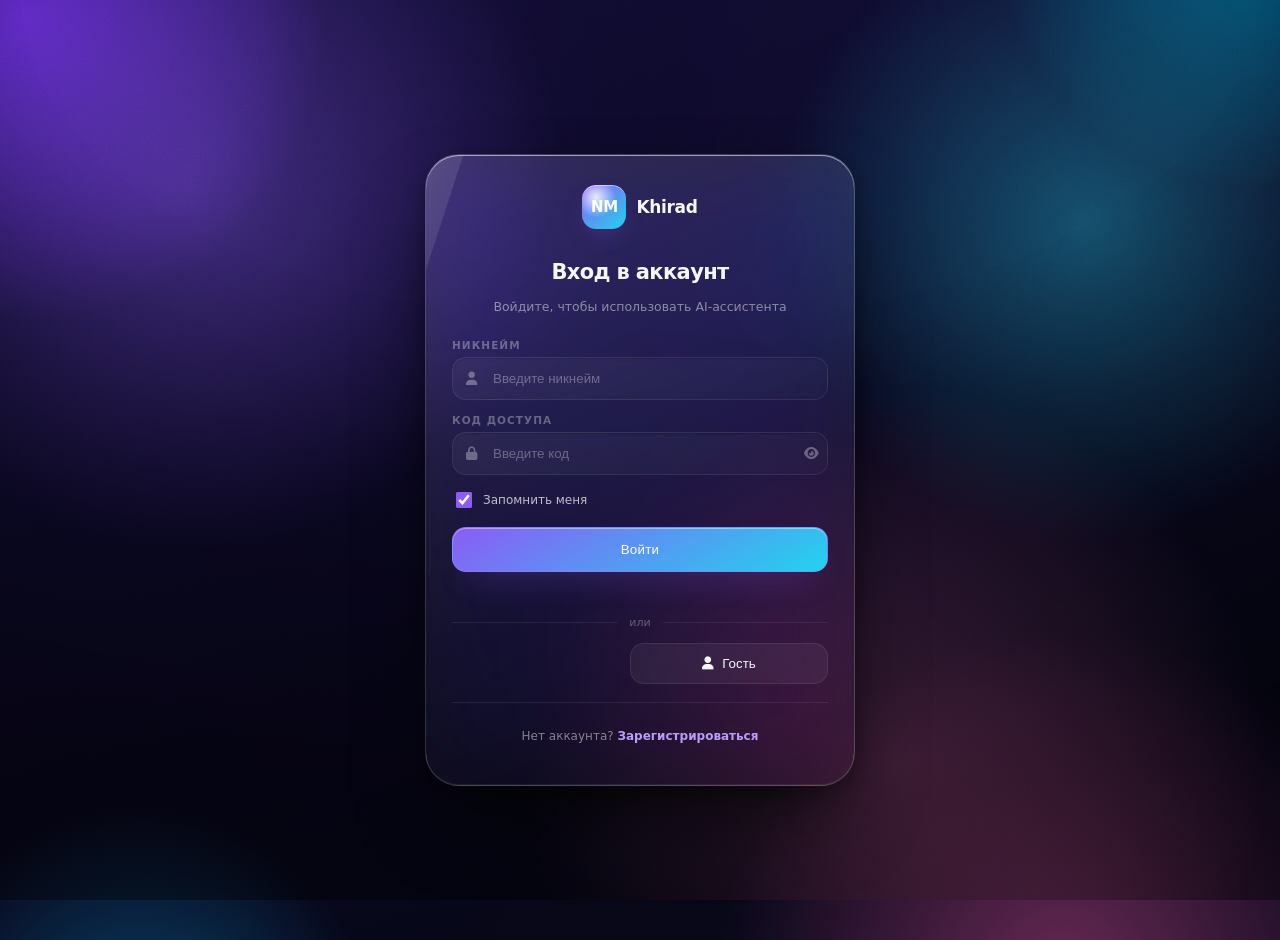
<file: templates/auth.html>
<!DOCTYPE html>
<html lang="ru">
<head>
    <meta charset="UTF-8">
    <meta name="viewport" content="width=device-width, initial-scale=1.0, maximum-scale=1.0, user-scalable=yes">
    <title>Khirad — Вход</title>
    <link rel="stylesheet" href="https://cdnjs.cloudflare.com/ajax/libs/font-awesome/6.5.1/css/all.min.css">
    <link rel="stylesheet" href="/static/liquid-glass.css">
    <style>
        /* ═══ ОКНО ВХОДА · LIQUID GLASS ═══ */
        body {
            min-height: 100vh;
            display: flex; align-items: center; justify-content: center;
            padding: 20px;
        }

        .bg-mesh {
            position: fixed; inset: 0; z-index: -1; pointer-events: none;
            background:
                radial-gradient(45vmax 45vmax at 15% 20%, color-mix(in srgb, var(--accent) 40%, transparent), transparent 65%),
                radial-gradient(40vmax 40vmax at 85% 25%, color-mix(in srgb, var(--accent-2) 34%, transparent), transparent 62%),
                radial-gradient(46vmax 46vmax at 70% 85%, color-mix(in srgb, var(--accent-3) 30%, transparent), transparent 64%);
            animation: mesh-drift 34s var(--ease) infinite alternate;
        }
        @keyframes mesh-drift {
            from { transform: translate3d(0,0,0) scale(1.02); }
            to   { transform: translate3d(-2%, 3%, 0) scale(1.1); }
        }

        .auth-modal { width: 100%; max-width: 430px; }

        .auth-modal__container {
            position: relative;
            padding: 30px 26px;
            border-radius: var(--r-xl);
            background: linear-gradient(158deg, var(--glass-fill-strong), var(--glass-fill) 62%, rgba(255,255,255,.02));
            -webkit-backdrop-filter: blur(var(--glass-blur-lg)) saturate(190%);
            backdrop-filter: blur(var(--glass-blur-lg)) saturate(190%);
            border: 1px solid var(--glass-border);
            box-shadow: var(--glass-shadow-lg), var(--glass-inset);
            overflow: hidden;
            animation: card-in .7s var(--ease-out) both;
        }
        @keyframes card-in {
            from { opacity: 0; transform: translateY(26px) scale(.96); }
            to   { opacity: 1; transform: none; }
        }
        /* Бегущий блик по стеклу карточки */
        .auth-modal__container::after {
            content: "";
            position: absolute; top: -60%; left: -70%;
            width: 55%; height: 220%;
            background: linear-gradient(100deg, transparent, rgba(255,255,255,.14), transparent);
            transform: skewX(-18deg);
            animation: glass-sheen 7s var(--ease) infinite;
            pointer-events: none;
        }
        @keyframes glass-sheen {
            0%, 62% { left: -70%; }
            100%    { left: 140%; }
        }

        .auth-form { display: none; position: relative; z-index: 1; }
        .auth-form.active { display: block; animation: lg-fade-in .45s var(--ease-out) both; }

        .auth-form__header { text-align: center; margin-bottom: 22px; }
        .auth-form__logo {
            display: inline-flex; align-items: center; gap: 10px;
            margin-bottom: 14px;
            font-size: 17px; font-weight: 800; letter-spacing: -.02em;
        }
        .auth-form__logo-icon {
            width: 44px; height: 44px; border-radius: 14px;
            display: grid; place-items: center;
            font-size: 15px; font-weight: 900; color: #fff;
            background: radial-gradient(circle at 32% 28%, rgba(255,255,255,.85), transparent 46%),
                        linear-gradient(140deg, var(--accent), var(--accent-2));
            box-shadow: 0 10px 26px -10px var(--accent-glow), inset 0 1px 0 rgba(255,255,255,.5);
            animation: orb-breathe 5s var(--ease) infinite;
        }
        @keyframes orb-breathe {
            0%, 100% { transform: scale(1); }
            50%      { transform: scale(1.05); }
        }
        .auth-form__header h2 { font-size: 21px; letter-spacing: -.03em; margin-bottom: 6px; }
        .auth-form__header p { font-size: 12.5px; color: var(--text-3); line-height: 1.6; }

        .auth-form__group { margin-bottom: 14px; }
        .auth-form__group label {
            display: block; margin-bottom: 6px;
            font-size: 10.5px; font-weight: 800; letter-spacing: .1em; text-transform: uppercase;
            color: var(--text-4);
        }
        .auth-form__input-wrap { position: relative; display: flex; align-items: center; }
        .auth-form__input-wrap i {
            position: absolute; left: 14px; font-size: 13px; color: var(--text-4);
            font-style: normal; pointer-events: none;
        }
        .auth-form__input-wrap input,
        .auth-form__group > input {
            width: 100%;
            padding: 13px 15px 13px 40px;
            font: 500 13.5px/1.4 inherit;
            color: var(--text-1);
            background: linear-gradient(160deg, var(--glass-fill), rgba(255,255,255,.02));
            border: 1px solid var(--glass-border-soft);
            border-radius: var(--r-sm);
            outline: none;
            box-shadow: inset 0 1px 2px rgba(0,0,0,.16);
            transition: border-color var(--t) var(--ease), box-shadow var(--t) var(--ease);
        }
        .auth-form__group > input { padding-left: 15px; }
        .auth-form__input-wrap input:focus,
        .auth-form__group > input:focus {
            border-color: color-mix(in srgb, var(--accent) 60%, transparent);
            box-shadow: 0 0 0 3px var(--accent-soft), inset 0 1px 2px rgba(0,0,0,.12);
        }
        .auth-form__input-wrap input::placeholder,
        .auth-form__group > input::placeholder { color: var(--text-4); }

        .auth-form__toggle-password {
            position: absolute; right: 8px;
            width: 30px; height: 30px; border-radius: 50%;
            display: grid; place-items: center;
            background: transparent; border: none; cursor: pointer;
            color: var(--text-4); font-size: 13px;
            transition: color var(--t) var(--ease), background var(--t) var(--ease);
        }
        .auth-form__toggle-password:hover { color: var(--text-1); background: var(--glass-fill); }

        .auth-form__row { display: flex; align-items: center; justify-content: space-between; margin-bottom: 16px; }
        .auth-form__checkbox {
            display: inline-flex; align-items: center; gap: 8px;
            font-size: 12px; color: var(--text-2); cursor: pointer;
        }
        .auth-form__checkbox input {
            width: 16px; height: 16px; accent-color: var(--accent); cursor: pointer;
        }

        .auth-form__submit {
            width: 100%; padding: 14px;
            font: 800 13.5px/1 inherit; letter-spacing: .02em;
            color: var(--on-accent); cursor: pointer;
            background: linear-gradient(150deg, var(--accent), var(--accent-2));
            border: 1px solid color-mix(in srgb, var(--accent) 45%, rgba(255,255,255,.2));
            border-radius: var(--r-sm);
            box-shadow: 0 16px 34px -16px var(--accent-glow), inset 0 1px 0 rgba(255,255,255,.4);
            transition: transform var(--t-fast) var(--ease-spring), filter var(--t) var(--ease);
        }
        .auth-form__submit:hover { filter: brightness(1.08); transform: translateY(-1px); }
        .auth-form__submit:active { transform: scale(.985); }

        .auth-error { min-height: 16px; margin: 10px 0 0; font-size: 11.5px; color: var(--err); text-align: center; }

        .auth-form__divider {
            display: flex; align-items: center; gap: 12px;
            margin: 18px 0 14px; color: var(--text-4); font-size: 11px;
        }
        .auth-form__divider::before, .auth-form__divider::after {
            content: ""; flex: 1; height: 1px; background: var(--glass-border-soft);
        }

        .auth-form__social { display: flex; gap: 10px; align-items: center; }
        .auth-form__social-btn {
            flex: 1; display: inline-flex; align-items: center; justify-content: center; gap: 8px;
            padding: 12px 14px; font: 700 12.5px/1 inherit; cursor: pointer;
            color: var(--text-1);
            background: var(--glass-fill);
            border: 1px solid var(--glass-border-soft);
            border-radius: var(--r-sm);
            transition: background var(--t) var(--ease), transform var(--t-fast) var(--ease-spring);
        }
        .auth-form__social-btn:hover { background: var(--glass-fill-2); transform: translateY(-1px); }

        .auth-form__footer {
            margin-top: 18px; padding-top: 14px;
            border-top: 1px solid var(--glass-border-soft);
            text-align: center; font-size: 12px; color: var(--text-3);
        }
        .auth-form__footer a {
            color: color-mix(in srgb, var(--accent) 60%, white);
            font-weight: 700; cursor: pointer; text-decoration: none;
        }
        html[data-glass-theme="light"] .auth-form__footer a { color: var(--accent); }
        .auth-form__footer a:hover { text-decoration: underline; }

        .auth-theme-row { display: flex; justify-content: center; gap: 6px; margin-top: 16px; }
        .auth-theme-row button {
            width: 26px; height: 26px; border-radius: 50%; cursor: pointer;
            border: 1px solid var(--glass-border-soft);
            background: var(--glass-fill);
            transition: transform var(--t-fast) var(--ease-spring), border-color var(--t) var(--ease);
        }
        .auth-theme-row button:hover { transform: scale(1.12); border-color: var(--glass-border); }
        .auth-theme-row button.t-aurora   { background: linear-gradient(140deg, #7c3aed, #22d3ee); }
        .auth-theme-row button.t-midnight { background: linear-gradient(140deg, #0ea5e9, #2dd4bf); }
        .auth-theme-row button.t-sunset   { background: linear-gradient(140deg, #fb7185, #fbbf24); }
        .auth-theme-row button.t-light    { background: linear-gradient(140deg, #e2e8f0, #a78bfa); }

        @media (max-width: 460px) {
            .auth-modal__container { padding: 24px 18px; }
            .auth-form__header h2 { font-size: 19px; }
        }
    </style>
</head>
<body>
    <div class="bg-mesh"></div>
    <div class="lg-grain" aria-hidden="true"></div>
    <div class="lg-vignette" aria-hidden="true"></div>

    <div class="auth-modal">
        <div class="auth-modal__container">

            <!-- ═══════════ ВХОД ═══════════ -->
            <div class="auth-form active" id="loginForm">
                <div class="auth-form__header">
                    <div class="auth-form__logo">
                        <span class="auth-form__logo-icon">NM</span>
                        <span>Khirad</span>
                    </div>
                    <h2>Вход в аккаунт</h2>
                    <p>Войдите, чтобы использовать AI-ассистента</p>
                </div>

                <div class="auth-form__body">
                    <div class="auth-form__group">
                        <label>Никнейм</label>
                        <div class="auth-form__input-wrap">
                            <i class="fas fa-user"></i>
                            <input type="text" placeholder="Введите никнейм" id="loginNick">
                        </div>
                    </div>

                    <div class="auth-form__group">
                        <label>Код доступа</label>
                        <div class="auth-form__input-wrap">
                            <i class="fas fa-lock"></i>
                            <input type="password" placeholder="Введите код" id="loginCode">
                            <button type="button" class="auth-form__toggle-password" onclick="togglePassword('loginCode', this)">
                                <i class="fas fa-eye"></i>
                            </button>
                        </div>
                    </div>

                    <div class="auth-form__row">
                        <label class="auth-form__checkbox">
                            <input type="checkbox" id="rememberMe" checked>
                            <span>Запомнить меня</span>
                        </label>
                    </div>

                    <button class="auth-form__submit" onclick="handleLogin()">Войти</button>
                    <p class="auth-error" id="loginError"></p>

                    <div class="auth-form__divider"><span>или</span></div>

                    <div class="auth-form__social">
                        <!-- Google Sign-In кнопка -->
                        <div id="g_id_signin" style="flex: 1; display: flex; justify-content: center;"></div>
                        <button class="auth-form__social-btn" onclick="quickLogin('Guest')" type="button">
                            <i class="fas fa-user"></i> Гость
                        </button>
                    </div>
                </div>

                <div class="auth-form__footer">
                    <p>Нет аккаунта? <a onclick="showForm('register')">Зарегистрироваться</a></p>
                </div>
            </div>

            <!-- ═══════════ РЕГИСТРАЦИЯ ═══════════ -->
            <div class="auth-form" id="registerForm" style="display: none;">
                <div class="auth-form__header">
                    <div class="auth-form__logo">
                        <span class="auth-form__logo-icon">NM</span>
                        <span>Khirad</span>
                    </div>
                    <h2>Регистрация</h2>
                    <p>Создайте аккаунт для доступа к AI</p>
                </div>

                <div class="auth-form__body">
                    <div class="auth-form__group">
                        <label>Никнейм *</label>
                        <input type="text" placeholder="Ваш никнейм" id="regNick">
                    </div>

                    <div class="auth-form__group">
                        <label>Код доступа *</label>
                        <div class="auth-form__input-wrap">
                            <i class="fas fa-lock"></i>
                            <input type="password" placeholder="Придумайте код (минимум 3 символа)" id="regCode">
                        </div>
                    </div>

                    <div class="auth-form__group">
                        <label>Подтвердите код *</label>
                        <input type="password" placeholder="Повторите код" id="regCodeConfirm">
                    </div>

                    <label class="auth-form__checkbox" style="margin-bottom: 16px;">
                        <input type="checkbox" id="regAgree">
                        <span>Я согласен с правилами использования</span>
                    </label>

                    <button class="auth-form__submit" onclick="handleRegister()">Зарегистрироваться</button>
                    <p class="auth-error" id="regError"></p>
                </div>

                <div class="auth-form__footer">
                    <p>Уже есть аккаунт? <a onclick="showForm('login')">Войти</a></p>
                </div>
            </div>

        </div>
    </div>

    <script src="/static/csrf.js"></script>
    <!-- Google Sign-In -->
    <script src="https://accounts.google.com/gsi/client" async defer></script>
    <script>
        const GOOGLE_CLIENT_ID = {{ google_client_id|tojson }};
        let GOOGLE_NONCE = "";

        // Инициализация Google Sign-In
        async function initGoogleSignIn() {
            if (GOOGLE_CLIENT_ID && window.google) {
                try {
                    const nonceResponse = await fetch('/api/auth/google/nonce', {cache: 'no-store'});
                    const nonceData = await nonceResponse.json();
                    if (!nonceResponse.ok || !nonceData.nonce) throw new Error('nonce unavailable');
                    GOOGLE_NONCE = nonceData.nonce;
                google.accounts.id.initialize({
                    client_id: GOOGLE_CLIENT_ID,
                    nonce: GOOGLE_NONCE,
                    callback: handleGoogleResponse,
                    auto_select: false,
                });

                google.accounts.id.renderButton(
                    document.getElementById('g_id_signin'),
                    { 
                        type: 'standard',
                        theme: 'outline',
                        size: 'large',
                        text: 'signin_with',
                        shape: 'pill',
                        width: '100%'
                    }
                );
                } catch (_error) {
                    document.getElementById('loginError').textContent = 'Не удалось подготовить вход через Google';
                }
            }
        }

        // Ждём загрузку Google SDK
        window.addEventListener('load', function() {
            setTimeout(initGoogleSignIn, 500);
        });

        async function handleGoogleResponse(response) {
            try {
                const serverResponse = await fetch('/api/auth/google/one-tap', {
                    method: 'POST',
                    headers: {'Content-Type': 'application/json'},
                    body: JSON.stringify({credential: response.credential, nonce: GOOGLE_NONCE})
                });
                const result = await serverResponse.json();
                if (!serverResponse.ok || !result.success || !result.profile) {
                    throw new Error(result.error || 'Google verification failed');
                }
                const profile = result.profile;
                localStorage.setItem('nova_user_nick', profile.nick || '');
                localStorage.setItem('nova_user_email', profile.email || '');
                localStorage.setItem('nova_user_avatar', profile.avatar || '');
                localStorage.setItem('nova_is_admin', 'false');
                localStorage.setItem('nova_google_login', 'true');
                window.location.href = '/chat';
            } catch (_error) {
                document.getElementById('loginError').textContent = 'Ошибка входа через Google';
            }
        }

        function showForm(form) {
            const login = document.getElementById('loginForm');
            const register = document.getElementById('registerForm');
            login.classList.toggle('active', form === 'login');
            register.classList.toggle('active', form === 'register');
            login.style.display = form === 'login' ? 'block' : 'none';
            register.style.display = form === 'register' ? 'block' : 'none';
        }

        // ── Тема стекла (сохраняется и применяется во всём приложении) ──
        function setAuthTheme(theme) {
            // Тема одна — Aurora.
            document.documentElement.setAttribute('data-glass-theme', 'aurora');
            localStorage.setItem('nova_theme', 'aurora');
        }
        setAuthTheme('aurora');

        function togglePassword(inputId, btn) {
            const input = document.getElementById(inputId);
            input.type = input.type === 'password' ? 'text' : 'password';
        }

        async function handleLogin() {
            const nick = document.getElementById('loginNick').value.trim();
            const code = document.getElementById('loginCode').value.trim();
            const errorEl = document.getElementById('loginError');

            if (!nick || !code) {
                errorEl.textContent = 'Заполните все поля';
                return;
            }

            try {
                const resp = await fetch('/api/admin/login', {
                    method: 'POST',
                    headers: {'Content-Type': 'application/json'},
                    body: JSON.stringify({username: 'admin', code: code})
                });
                const data = await resp.json();
                if (!resp.ok || !data.success) throw new Error(data.error || 'Ошибка входа');
                localStorage.setItem('nova_user_nick', nick);
                localStorage.setItem('nova_is_admin', 'true');
                window.location.href = '/chat';
            } catch (e) {
                localStorage.setItem('nova_is_admin', 'false');
                errorEl.textContent = e.message || 'Ошибка входа';
            }
        }

        async function handleRegister() {
            const nick = document.getElementById('regNick').value.trim();
            const code = document.getElementById('regCode').value.trim();
            const confirm = document.getElementById('regCodeConfirm').value.trim();
            const agree = document.getElementById('regAgree').checked;
            const errorEl = document.getElementById('regError');

            if (!nick || !code) { errorEl.textContent = 'Заполните все поля'; return; }
            if (code.length < 3) { errorEl.textContent = 'Код должен быть не менее 3 символов'; return; }
            if (code !== confirm) { errorEl.textContent = 'Коды не совпадают'; return; }
            if (!agree) { errorEl.textContent = 'Примите условия использования'; return; }

            try {
                await syncServerSession(nick);
                localStorage.setItem('nova_user_nick', nick);
                localStorage.setItem('nova_is_admin', 'false');
                window.location.href = '/chat';
            } catch (_error) {
                errorEl.textContent = 'Не удалось создать сессию пользователя';
            }
        }

        // Серверная сессия: без неё рабочая папка и агентный режим
        // не откроются — сервер не знает про вход по нику.
        async function syncServerSession(nick) {
            const response = await fetch('/api/session/login', {
                method: 'POST',
                headers: {'Content-Type': 'application/json'},
                body: JSON.stringify({nick: nick})
            });
            const result = await response.json();
            if (!response.ok || !result.success) throw new Error(result.error || 'Login failed');
            return result;
        }

        function quickLogin(type) {
            document.getElementById('loginNick').value = type + '_User';
            document.getElementById('loginCode').value = type.toLowerCase() + '_' + Date.now();
            handleLogin();
        }
    </script>
</body>
</html>
</file>
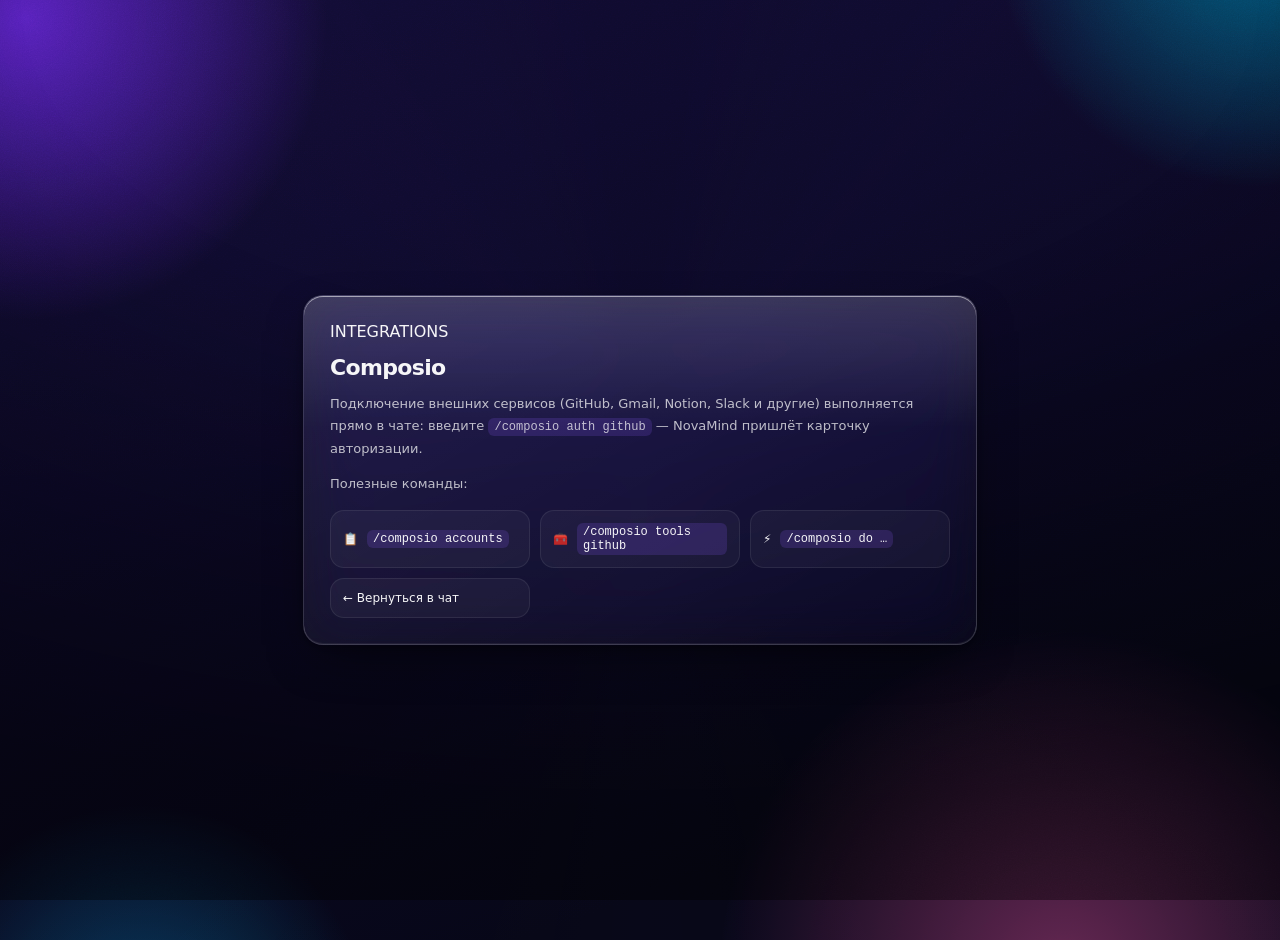
<file: templates/composio.html>
<!DOCTYPE html>
<html lang="ru" data-glass-theme="aurora">
<head>
  <meta charset="UTF-8">
  <meta name="viewport" content="width=device-width, initial-scale=1.0">
  <title>Composio · NovaMind</title>
  <link rel="stylesheet" href="/static/liquid-glass.css">
  <style>
    body { min-height: 100vh; display: grid; place-items: center; padding: 20px; }
    .wrap { max-width: 620px; width: 100%; padding: 26px; }
    .wrap h1 { font-size: 22px; letter-spacing: -.03em; margin-bottom: 10px; }
    .wrap p { color: var(--text-2); font-size: 13px; line-height: 1.65; margin-bottom: 14px; }
    .grid { display: grid; grid-template-columns: repeat(auto-fill, minmax(150px, 1fr)); gap: 10px; margin-top: 16px; }
    .tool {
      display: flex; align-items: center; gap: 9px; padding: 12px;
      border-radius: var(--r-sm); font-size: 12px; color: var(--text-1);
      background: rgba(255,255,255,.04); border: 1px solid var(--glass-border-soft);
      cursor: pointer; text-decoration: none;
      transition: transform .18s var(--ease-spring), border-color .28s var(--ease);
    }
    .tool:hover { transform: translateY(-2px); border-color: var(--glass-border); }
    code { background: var(--accent-soft); padding: 2px 6px; border-radius: 6px; font-size: 12px; }
  </style>
</head>
<body>
  <div class="lg-grain" aria-hidden="true"></div>
  <div class="lg-vignette" aria-hidden="true"></div>

  <div class="wrap glass-panel">
    <div class="eyebrow">INTEGRATIONS</div>
    <h1>Composio</h1>
    <p>
      Подключение внешних сервисов (GitHub, Gmail, Notion, Slack и другие) выполняется прямо в чате:
      введите <code>/composio auth github</code> — NovaMind пришлёт карточку авторизации.
    </p>
    <p>Полезные команды:</p>
    <div class="grid">
      <span class="tool">📋 <code>/composio accounts</code></span>
      <span class="tool">🧰 <code>/composio tools github</code></span>
      <span class="tool">⚡ <code>/composio do …</code></span>
      <a class="tool" href="/chat">← Вернуться в чат</a>
    </div>
  </div>

  <script src="/static/csrf.js"></script>
  <script>
    document.documentElement.setAttribute('data-glass-theme', 'aurora');
  </script>
</body>
</html>
</file>
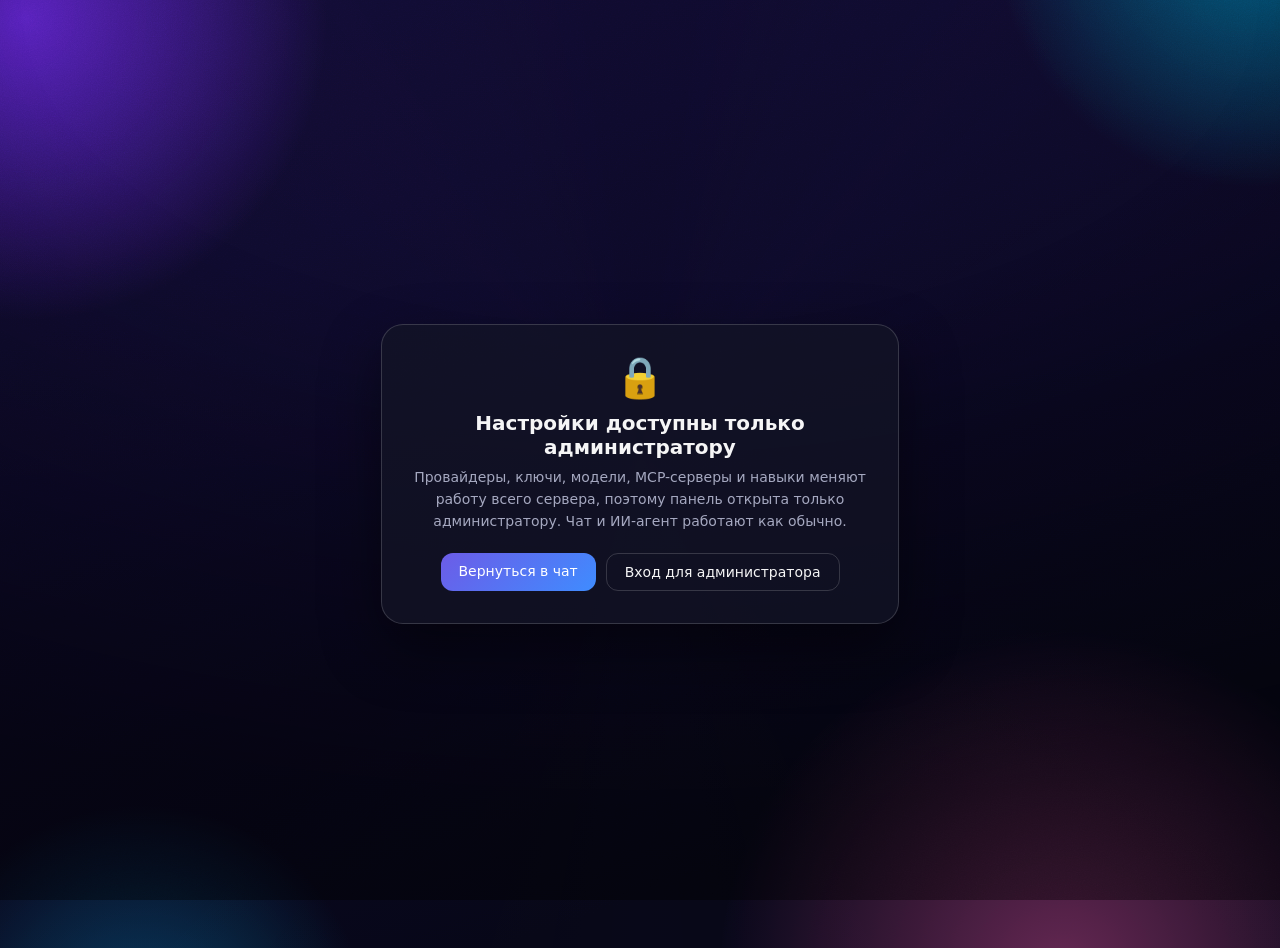
<file: templates/settings_denied.html>
<!DOCTYPE html>
<html lang="ru" data-glass-theme="aurora">
<head>
  <meta charset="UTF-8">
  <meta name="viewport" content="width=device-width, initial-scale=1.0">
  <meta name="theme-color" content="#070713">
  <title>Настройки закрыты — Khirad</title>
  <link rel="stylesheet" href="/static/liquid-glass.css">
  <style>
    body { min-height: 100vh; display: grid; place-items: center; padding: 24px; }
    .denied-card {
      max-width: 460px; padding: 32px 28px; border-radius: 22px; text-align: center;
      background: rgba(20, 22, 38, .72); border: 1px solid var(--glass-border, rgba(255,255,255,.14));
      box-shadow: 0 24px 60px rgba(0, 0, 0, .45);
    }
    .denied-ico { font-size: 40px; line-height: 1; }
    .denied-card h1 { font-size: 20px; margin: 14px 0 8px; }
    .denied-card p { margin: 0 0 20px; color: var(--txt-dim, #a5a8c0); font-size: 14px; line-height: 1.55; }
    .denied-actions { display: flex; gap: 10px; justify-content: center; flex-wrap: wrap; }
    .denied-actions a {
      padding: 10px 18px; border-radius: 12px; text-decoration: none; font-size: 14px;
      color: inherit; border: 1px solid var(--glass-border, rgba(255,255,255,.18));
    }
    .denied-actions a.primary { background: linear-gradient(135deg, #6c5ce7, #3f8cff); border: none; color: #fff; }
  </style>
</head>
<body>
  <div class="lg-grain" aria-hidden="true"></div>
  <div class="lg-vignette" aria-hidden="true"></div>
  <main class="denied-card">
    <div class="denied-ico" aria-hidden="true">🔒</div>
    <h1>Настройки доступны только администратору</h1>
    <p>
      Провайдеры, ключи, модели, MCP-серверы и навыки меняют работу всего сервера,
      поэтому панель открыта только администратору. Чат и ИИ-агент работают как обычно.
    </p>
    <div class="denied-actions">
      <a class="primary" href="/chat">Вернуться в чат</a>
      <a href="/admin/login">Вход для администратора</a>
    </div>
  </main>
</body>
</html>
</file>
<file: static/liquid-glass.css>
/* ═══════════════════════════════════════════════════════════════════
   NovaMind · LIQUID GLASS DESIGN SYSTEM
   ───────────────────────────────────────────────────────────────────
   Живое стекло: многослойный анимированный фон, матовые панели с
   backdrop-filter, спекулярные блики по кромке, глубина и «мокрые»
   микроанимации. Подключается первым на всех страницах.

   Темы:  <html data-glass-theme="aurora|midnight|light|sunset">
   А11y:  prefers-reduced-motion отключает всю хореографию.
   ═══════════════════════════════════════════════════════════════════ */

/* ── 1. ТОКЕНЫ ─────────────────────────────────────────────────── */
:root {
  /* стекло */
  --glass-blur:        26px;
  --glass-blur-sm:     14px;
  --glass-blur-lg:     40px;
  --glass-saturate:    175%;

  --glass-fill:        rgba(255, 255, 255, 0.055);
  --glass-fill-2:      rgba(255, 255, 255, 0.09);
  --glass-fill-strong: rgba(255, 255, 255, 0.14);
  --glass-border:      rgba(255, 255, 255, 0.16);
  --glass-border-soft: rgba(255, 255, 255, 0.08);
  --glass-hi:          rgba(255, 255, 255, 0.55);   /* верхний блик кромки */
  --glass-lo:          rgba(0, 0, 0, 0.28);         /* нижняя тень кромки   */
  --glass-shadow:      0 18px 50px -18px rgba(0, 0, 0, .65), 0 2px 8px rgba(0, 0, 0, .28);
  --glass-shadow-lg:   0 40px 90px -30px rgba(0, 0, 0, .8), 0 6px 20px rgba(0, 0, 0, .35);
  --glass-inset:       inset 0 1px 0 var(--glass-hi), inset 0 -1px 0 rgba(255,255,255,.06);

  /* акцент */
  --accent:        #8b5cf6;
  --accent-2:      #22d3ee;
  --accent-3:      #f472b6;
  --accent-soft:   rgba(139, 92, 246, .18);
  --accent-glow:   rgba(139, 92, 246, .45);
  --on-accent:     #ffffff;

  /* текст */
  --text-1:  rgba(255, 255, 255, .96);
  --text-2:  rgba(255, 255, 255, .72);
  --text-3:  rgba(255, 255, 255, .48);
  --text-4:  rgba(255, 255, 255, .32);

  /* состояние */
  --ok:   #34d399;
  --warn: #fbbf24;
  --err:  #fb7185;
  --info: #60a5fa;

  /* геометрия */
  --r-xs: 10px;  --r-sm: 14px;  --r-md: 20px;  --r-lg: 26px;  --r-xl: 34px;
  --r-pill: 999px;
  --ease:      cubic-bezier(.22, .61, .36, 1);
  --ease-out:  cubic-bezier(.16, 1, .3, 1);
  --ease-spring: cubic-bezier(.34, 1.56, .64, 1);
  --t-fast: .18s;  --t: .28s;  --t-slow: .55s;

  /* фон по умолчанию (тема aurora) */
  --bg-0: #070713;
  --bg-1: #150f33;
  --aurora-1: rgba(124, 58, 237, .55);
  --aurora-2: rgba(34, 211, 238, .38);
  --aurora-3: rgba(244, 114, 182, .34);
  --aurora-4: rgba(56, 189, 248, .30);

  color-scheme: dark;
}

/* ── 2. ТЕМЫ ───────────────────────────────────────────────────── */
html[data-glass-theme="midnight"] {
  --accent: #38bdf8; --accent-2: #818cf8; --accent-3: #2dd4bf;
  --accent-soft: rgba(56, 189, 248, .16); --accent-glow: rgba(56, 189, 248, .42);
  --bg-0: #03060d; --bg-1: #08131f;
  --aurora-1: rgba(14, 165, 233, .42); --aurora-2: rgba(45, 212, 191, .30);
  --aurora-3: rgba(99, 102, 241, .34); --aurora-4: rgba(56, 189, 248, .22);
}
html[data-glass-theme="sunset"] {
  --accent: #fb7185; --accent-2: #fbbf24; --accent-3: #c084fc;
  --accent-soft: rgba(251, 113, 133, .16); --accent-glow: rgba(251, 113, 133, .4);
  --bg-0: #140710; --bg-1: #2a0f1c;
  --aurora-1: rgba(244, 63, 94, .42); --aurora-2: rgba(251, 146, 60, .34);
  --aurora-3: rgba(192, 132, 252, .30); --aurora-4: rgba(251, 191, 36, .22);
}
html[data-glass-theme="light"] {
  --glass-fill:        rgba(255, 255, 255, .55);
  --glass-fill-2:      rgba(255, 255, 255, .68);
  --glass-fill-strong: rgba(255, 255, 255, .82);
  --glass-border:      rgba(255, 255, 255, .8);
  --glass-border-soft: rgba(15, 23, 42, .08);
  --glass-hi:          rgba(255, 255, 255, .95);
  --glass-lo:          rgba(15, 23, 42, .06);
  --glass-shadow:      0 18px 44px -20px rgba(30, 41, 92, .35), 0 2px 6px rgba(30, 41, 92, .12);
  --glass-shadow-lg:   0 40px 80px -30px rgba(30, 41, 92, .45), 0 6px 18px rgba(30, 41, 92, .16);

  --accent: #7c3aed; --accent-2: #0ea5e9; --accent-3: #db2777;
  --accent-soft: rgba(124, 58, 237, .12); --accent-glow: rgba(124, 58, 237, .28);
  --on-accent: #fff;

  --text-1: rgba(15, 23, 42, .95);
  --text-2: rgba(30, 41, 59, .74);
  --text-3: rgba(51, 65, 85, .58);
  --text-4: rgba(71, 85, 105, .42);

  --bg-0: #eef1fb; --bg-1: #dfe6fb;
  --aurora-1: rgba(167, 139, 250, .55); --aurora-2: rgba(125, 211, 252, .5);
  --aurora-3: rgba(249, 168, 212, .48); --aurora-4: rgba(134, 239, 172, .35);
  color-scheme: light;
}

/* ── 3. ЖИВОЙ ФОН ──────────────────────────────────────────────── */
html, body { min-height: 100%; }
body {
  margin: 0;
  color: var(--text-1);
  background-color: var(--bg-0);
  font-family: 'Inter', 'SF Pro Display', system-ui, -apple-system, 'Segoe UI', Roboto, sans-serif;
  -webkit-font-smoothing: antialiased;
  text-rendering: optimizeLegibility;
  -webkit-tap-highlight-color: transparent;
  overflow-x: hidden;
}

/* Слой 1 — дрейфующие aurora-пятна */
body::before {
  content: "";
  position: fixed; inset: -25vmax;
  z-index: -3; pointer-events: none;
  background:
    radial-gradient(38vmax 38vmax at 18% 22%, var(--aurora-1), transparent 62%),
    radial-gradient(34vmax 34vmax at 82% 16%, var(--aurora-2), transparent 60%),
    radial-gradient(42vmax 42vmax at 72% 84%, var(--aurora-3), transparent 64%),
    radial-gradient(30vmax 30vmax at 24% 88%, var(--aurora-4), transparent 60%),
    linear-gradient(160deg, var(--bg-1), var(--bg-0) 70%);
  filter: saturate(140%);
  /* Фон статичен: фоновые анимации убраны. Градиенты остаются. */
  animation: none;
  will-change: transform, background-position;
}
@keyframes aurora-drift {
  0%   { transform: translate3d(0,0,0) scale(1.02) rotate(0deg);   background-position: 0% 0%, 100% 0%, 100% 100%, 0% 100%, 0 0; }
  33%  { transform: translate3d(-3%, 2%, 0) scale(1.08) rotate(3deg);  background-position: 12% 8%, 88% 12%, 92% 88%, 8% 92%, 0 0; }
  66%  { transform: translate3d(3%, -2%, 0) scale(1.05) rotate(-2deg); background-position: 8% 14%, 94% 4%, 86% 94%, 14% 86%, 0 0; }
  100% { transform: translate3d(-1%, 3%, 0) scale(1.1) rotate(2deg);    background-position: 4% 6%, 96% 8%, 90% 96%, 4% 96%, 0 0; }
}

/* Слой 2 — спекулярный блик, медленно вращается */
body::after {
  content: "";
  position: fixed; inset: -50%;
  z-index: -2; pointer-events: none;
  background: conic-gradient(from 0deg at 50% 50%,
      transparent 0deg, rgba(255,255,255,.05) 40deg, transparent 90deg,
      rgba(255,255,255,.035) 180deg, transparent 240deg,
      rgba(255,255,255,.05) 320deg, transparent 360deg);
  mix-blend-mode: soft-light;
  /* Блик больше не вращается — фоновые анимации отключены. */
  animation: none;
  will-change: transform;
}
@keyframes sheen-spin { to { transform: rotate(360deg); } }

/* Слой 3 — зерно + виньетка (поверх фона, под контентом) */
.lg-grain {
  position: fixed; inset: 0; z-index: -1; pointer-events: none;
  opacity: .5; mix-blend-mode: overlay;
  background-image: url("data:image/svg+xml,%3Csvg xmlns='http://www.w3.org/2000/svg' width='180' height='180'%3E%3Cfilter id='n'%3E%3CfeTurbulence type='fractalNoise' baseFrequency='.85' numOctaves='3' stitchTiles='stitch'/%3E%3CfeColorMatrix type='saturate' values='0'/%3E%3C/filter%3E%3Crect width='180' height='180' filter='url(%23n)' opacity='.42'/%3E%3C/svg%3E");
}
.lg-vignette {
  position: fixed; inset: 0; z-index: -1; pointer-events: none;
  background: radial-gradient(120% 90% at 50% 0%, transparent 40%, rgba(0,0,0,.42) 100%);
}
html[data-glass-theme="light"] .lg-vignette {
  background: radial-gradient(120% 90% at 50% 0%, transparent 45%, rgba(90, 110, 190, .16) 100%);
}
html[data-glass-theme="light"] .lg-grain { opacity: .22; mix-blend-mode: multiply; }

/* ── 4. СТЕКЛЯННЫЕ ПРИМИТИВЫ ───────────────────────────────────── */
.glass,
.glass-panel,
.glass-card,
.glass-sheet,
.glass-dock {
  position: relative;
  background: linear-gradient(150deg, var(--glass-fill-2), var(--glass-fill) 55%, rgba(255,255,255,.02));
  -webkit-backdrop-filter: blur(var(--glass-blur)) saturate(var(--glass-saturate));
  backdrop-filter: blur(var(--glass-blur)) saturate(var(--glass-saturate));
  border: 1px solid var(--glass-border);
  border-radius: var(--r-md);
  box-shadow: var(--glass-shadow), var(--glass-inset);
  isolation: isolate;
}
/* Тонкая светящаяся кромка сверху — «мокрый» край стекла */
.glass::before,
.glass-panel::before,
.glass-card::before,
.glass-sheet::before {
  content: "";
  position: absolute; inset: 0;
  border-radius: inherit; pointer-events: none; z-index: -1;
  background: linear-gradient(180deg, rgba(255,255,255,.16), transparent 38%);
  opacity: .8;
}
/* Бегущий блик при наведении */
.glass-sheen { position: relative; overflow: hidden; }
.glass-sheen::after {
  content: "";
  position: absolute; top: 0; bottom: 0; width: 45%;
  left: -60%;
  background: linear-gradient(100deg, transparent, rgba(255,255,255,.22), transparent);
  transform: skewX(-18deg);
  transition: left .75s var(--ease-out);
  pointer-events: none;
}
.glass-sheen:hover::after { left: 120%; }

/* ── 5. КНОПКИ ─────────────────────────────────────────────────── */
.glass-btn {
  --btn-fill: var(--glass-fill);
  position: relative;
  display: inline-flex; align-items: center; justify-content: center; gap: 8px;
  padding: 10px 16px;
  font: 600 13px/1 inherit;
  color: var(--text-1);
  background: linear-gradient(160deg, var(--glass-fill-2), var(--btn-fill));
  -webkit-backdrop-filter: blur(var(--glass-blur-sm)) saturate(160%);
  backdrop-filter: blur(var(--glass-blur-sm)) saturate(160%);
  border: 1px solid var(--glass-border);
  border-radius: var(--r-pill);
  box-shadow: 0 8px 22px -12px rgba(0,0,0,.7), var(--glass-inset);
  cursor: pointer;
  white-space: nowrap;
  transition: transform var(--t-fast) var(--ease-spring),
              box-shadow var(--t) var(--ease),
              background var(--t) var(--ease),
              border-color var(--t) var(--ease),
              color var(--t) var(--ease);
}
.glass-btn:hover {
  background: linear-gradient(160deg, var(--glass-fill-strong), var(--glass-fill-2));
  border-color: rgba(255,255,255,.3);
  transform: translateY(-1px);
  box-shadow: 0 14px 30px -14px rgba(0,0,0,.75), var(--glass-inset);
}
.glass-btn:active { transform: translateY(0) scale(.97); }
.glass-btn:focus-visible {
  outline: none;
  box-shadow: 0 0 0 2px var(--bg-0), 0 0 0 4px var(--accent-glow), var(--glass-inset);
}
.glass-btn[disabled], .glass-btn:disabled {
  opacity: .45; cursor: not-allowed; transform: none; box-shadow: none;
}
.glass-btn svg { width: 15px; height: 15px; }
.glass-btn.is-primary {
  --btn-fill: var(--accent-soft);
  background: linear-gradient(150deg, color-mix(in srgb, var(--accent) 62%, transparent),
                                        color-mix(in srgb, var(--accent-2) 42%, transparent));
  border-color: color-mix(in srgb, var(--accent) 45%, white 12%);
  color: var(--on-accent);
  box-shadow: 0 12px 30px -12px var(--accent-glow), var(--glass-inset);
}
.glass-btn.is-primary:hover { filter: brightness(1.08); }
.glass-btn.is-on {
  --btn-fill: var(--accent-soft);
  border-color: color-mix(in srgb, var(--accent) 60%, transparent);
  color: color-mix(in srgb, var(--accent) 55%, white);
  box-shadow: 0 0 0 1px color-mix(in srgb, var(--accent) 35%, transparent),
              0 10px 26px -14px var(--accent-glow), var(--glass-inset);
}
html[data-glass-theme="light"] .glass-btn.is-on { color: var(--accent); }
.glass-btn.is-danger { color: var(--err); border-color: color-mix(in srgb, var(--err) 40%, transparent); }
.glass-btn.is-ghost { background: transparent; box-shadow: none; border-color: transparent; }
.glass-btn.is-ghost:hover { background: var(--glass-fill); border-color: var(--glass-border-soft); }
.glass-btn.is-icon { width: 38px; height: 38px; padding: 0; border-radius: 50%; }
.glass-btn.is-sm { padding: 6px 11px; font-size: 11.5px; }

/* Пульс активной кнопки (поиск/рассуждение включены) */
.glass-btn.is-live::after {
  content: "";
  position: absolute; right: 7px; top: 7px;
  width: 6px; height: 6px; border-radius: 50%;
  background: var(--ok);
  box-shadow: 0 0 0 0 color-mix(in srgb, var(--ok) 70%, transparent);
  animation: live-ping 1.9s var(--ease) infinite;
}
@keyframes live-ping {
  0%   { box-shadow: 0 0 0 0 color-mix(in srgb, var(--ok) 65%, transparent); }
  70%  { box-shadow: 0 0 0 9px transparent; }
  100% { box-shadow: 0 0 0 0 transparent; }
}

/* ── 6. ПОЛЯ ВВОДА ─────────────────────────────────────────────── */
.glass-input, .glass-field input, .glass-field textarea, .glass-field select,
.glass-select, .glass-textarea {
  width: 100%;
  padding: 11px 14px;
  font: 500 13px/1.5 inherit;
  color: var(--text-1);
  background: linear-gradient(160deg, var(--glass-fill), rgba(255,255,255,.02));
  -webkit-backdrop-filter: blur(var(--glass-blur-sm));
  backdrop-filter: blur(var(--glass-blur-sm));
  border: 1px solid var(--glass-border-soft);
  border-radius: var(--r-sm);
  box-shadow: inset 0 1px 2px rgba(0,0,0,.18);
  transition: border-color var(--t) var(--ease), box-shadow var(--t) var(--ease), background var(--t) var(--ease);
}
.glass-input::placeholder, .glass-textarea::placeholder { color: var(--text-4); }
.glass-input:focus, .glass-textarea:focus, .glass-select:focus,
.glass-field input:focus, .glass-field textarea:focus, .glass-field select:focus {
  outline: none;
  border-color: color-mix(in srgb, var(--accent) 60%, transparent);
  box-shadow: 0 0 0 3px var(--accent-soft), inset 0 1px 2px rgba(0,0,0,.14);
}
.glass-select option { background: var(--bg-1); color: var(--text-1); }

/* ── 7. СКРОЛЛБАР ──────────────────────────────────────────────── */
* { scrollbar-width: thin; scrollbar-color: color-mix(in srgb, var(--accent) 55%, transparent) transparent; }
::-webkit-scrollbar { width: 8px; height: 8px; }
::-webkit-scrollbar-track { background: transparent; }
::-webkit-scrollbar-thumb {
  background: linear-gradient(180deg, color-mix(in srgb, var(--accent) 70%, transparent),
                                    color-mix(in srgb, var(--accent-2) 55%, transparent));
  border-radius: 99px;
  border: 2px solid transparent;
  background-clip: padding-box;
}
::-webkit-scrollbar-thumb:hover { background-clip: border-box; }

/* ── 8. БЕЙДЖИ / ЧИПЫ / ПИЛЛЫ ──────────────────────────────────── */
.lg-chip {
  display: inline-flex; align-items: center; gap: 6px;
  padding: 4px 10px; border-radius: var(--r-pill);
  font: 700 10px/1.4 inherit; letter-spacing: .06em; text-transform: uppercase;
  color: var(--text-2);
  background: var(--glass-fill);
  border: 1px solid var(--glass-border-soft);
  -webkit-backdrop-filter: blur(10px); backdrop-filter: blur(10px);
}
.lg-chip.ok   { color: var(--ok);   border-color: color-mix(in srgb, var(--ok) 35%, transparent);   background: color-mix(in srgb, var(--ok) 12%, transparent); }
.lg-chip.warn { color: var(--warn); border-color: color-mix(in srgb, var(--warn) 35%, transparent); background: color-mix(in srgb, var(--warn) 12%, transparent); }
.lg-chip.err  { color: var(--err);  border-color: color-mix(in srgb, var(--err) 35%, transparent);  background: color-mix(in srgb, var(--err) 12%, transparent); }
.lg-chip.acc  { color: color-mix(in srgb, var(--accent) 60%, white); border-color: color-mix(in srgb, var(--accent) 40%, transparent); background: var(--accent-soft); }

.lg-dot { width: 7px; height: 7px; border-radius: 50%; background: var(--text-4); flex: 0 0 auto; }
.lg-dot.ok   { background: var(--ok);   box-shadow: 0 0 8px var(--ok); }
.lg-dot.warn { background: var(--warn); box-shadow: 0 0 8px var(--warn); }
.lg-dot.err  { background: var(--err);  box-shadow: 0 0 8px var(--err); }
.lg-dot.pulse { animation: dot-pulse 1.6s var(--ease) infinite; }
@keyframes dot-pulse { 0%,100% { opacity: 1; transform: scale(1);} 50% { opacity: .45; transform: scale(.78);} }

/* ── 9. ТОСТЫ / УВЕДОМЛЕНИЯ ────────────────────────────────────── */
.lg-toast-stack {
  position: fixed; z-index: 9999;
  left: 50%; bottom: 26px; transform: translateX(-50%);
  display: flex; flex-direction: column; align-items: center; gap: 8px;
  pointer-events: none; width: min(520px, calc(100vw - 28px));
}
.lg-toast {
  display: flex; align-items: center; gap: 10px;
  padding: 10px 16px; border-radius: var(--r-pill);
  font: 600 12.5px/1.4 inherit; color: var(--text-1);
  background: linear-gradient(160deg, var(--glass-fill-strong), var(--glass-fill));
  -webkit-backdrop-filter: blur(var(--glass-blur)) saturate(180%);
  backdrop-filter: blur(var(--glass-blur)) saturate(180%);
  border: 1px solid var(--glass-border);
  box-shadow: var(--glass-shadow), var(--glass-inset);
  animation: toast-in .45s var(--ease-spring) both;
  max-width: 100%;
}
.lg-toast.out { animation: toast-out .3s var(--ease) both; }
.lg-toast.ok   { border-color: color-mix(in srgb, var(--ok) 40%, transparent); }
.lg-toast.warn { border-color: color-mix(in srgb, var(--warn) 42%, transparent); }
.lg-toast.err  { border-color: color-mix(in srgb, var(--err) 45%, transparent); }
@keyframes toast-in  { from { opacity: 0; transform: translateY(16px) scale(.94); } to { opacity: 1; transform: none; } }
@keyframes toast-out { to   { opacity: 0; transform: translateY(10px) scale(.96); } }

/* ── 10. МОДАЛКИ / ЛИСТЫ ───────────────────────────────────────── */
.lg-modal {
  position: fixed; inset: 0; z-index: 1200;
  display: grid; place-items: center; padding: 20px;
  background: rgba(4, 6, 16, .5);
  -webkit-backdrop-filter: blur(10px) saturate(120%);
  backdrop-filter: blur(10px) saturate(120%);
  opacity: 0; pointer-events: none;
  transition: opacity var(--t) var(--ease);
}
.lg-modal.open { opacity: 1; pointer-events: auto; }
.lg-modal > .glass-sheet {
  width: min(720px, 100%); max-height: 86vh; overflow: auto;
  padding: 24px;
  transform: translateY(18px) scale(.97);
  transition: transform var(--t) var(--ease-spring);
}
.lg-modal.open > .glass-sheet { transform: none; }

/* ── 11. ПРОГРЕСС / СКЕЛЕТОН ───────────────────────────────────── */
.lg-bar { height: 3px; border-radius: 99px; background: var(--glass-fill); overflow: hidden; }
.lg-bar > span {
  display: block; height: 100%; width: 30%;
  border-radius: 99px;
  background: linear-gradient(90deg, transparent, var(--accent), var(--accent-2), transparent);
  animation: bar-run 1.25s var(--ease) infinite;
}
@keyframes bar-run { 0% { transform: translateX(-110%);} 100% { transform: translateX(420%);} }

.lg-skeleton {
  border-radius: 8px;
  background: linear-gradient(90deg, var(--glass-fill) 25%, var(--glass-fill-2) 37%, var(--glass-fill) 63%);
  background-size: 400% 100%;
  animation: shimmer 1.5s linear infinite;
}
@keyframes shimmer { 0% { background-position: 100% 0; } 100% { background-position: 0 0; } }

/* ── 12. УТИЛИТЫ ───────────────────────────────────────────────── */
.lg-mono { font-family: 'JetBrains Mono', ui-monospace, 'SFMono-Regular', Menlo, Consolas, monospace; }
.lg-fade-in { animation: lg-fade-in .5s var(--ease-out) both; }
@keyframes lg-fade-in { from { opacity: 0; transform: translateY(10px);} to { opacity: 1; transform: none; } }
.lg-hidden { display: none !important; }
.lg-sr { position: absolute; width: 1px; height: 1px; overflow: hidden; clip: rect(0 0 0 0); white-space: nowrap; }

/* ── 13. ДОСТУПНОСТЬ: МЕНЬШЕ ДВИЖЕНИЯ ──────────────────────────── */
@media (prefers-reduced-motion: reduce) {
  body::before, body::after, .lg-toast, .lg-bar > span, .lg-skeleton,
  .lg-dot.pulse, .glass-btn.is-live::after, .glass-sheen::after { animation: none !important; }
  * { transition-duration: .01ms !important; }
}
/* Пользовательский переключатель «меньше анимаций» в интерфейсе */
html[data-motion="calm"] body::before,
html[data-motion="calm"] body::after,
html[data-motion="calm"] .stage-scene *,
html[data-motion="calm"] .lg-bar > span,
html[data-motion="calm"] .lg-skeleton { animation: none !important; }

/* ── 14. FALLBACK: НЕТ backdrop-filter ─────────────────────────── */
@supports not ((backdrop-filter: blur(2px)) or (-webkit-backdrop-filter: blur(2px))) {
  .glass, .glass-panel, .glass-card, .glass-sheet, .glass-btn, .glass-input,
  .glass-textarea, .glass-select { background-color: color-mix(in srgb, var(--bg-1) 88%, white 6%); }
}
</file>
